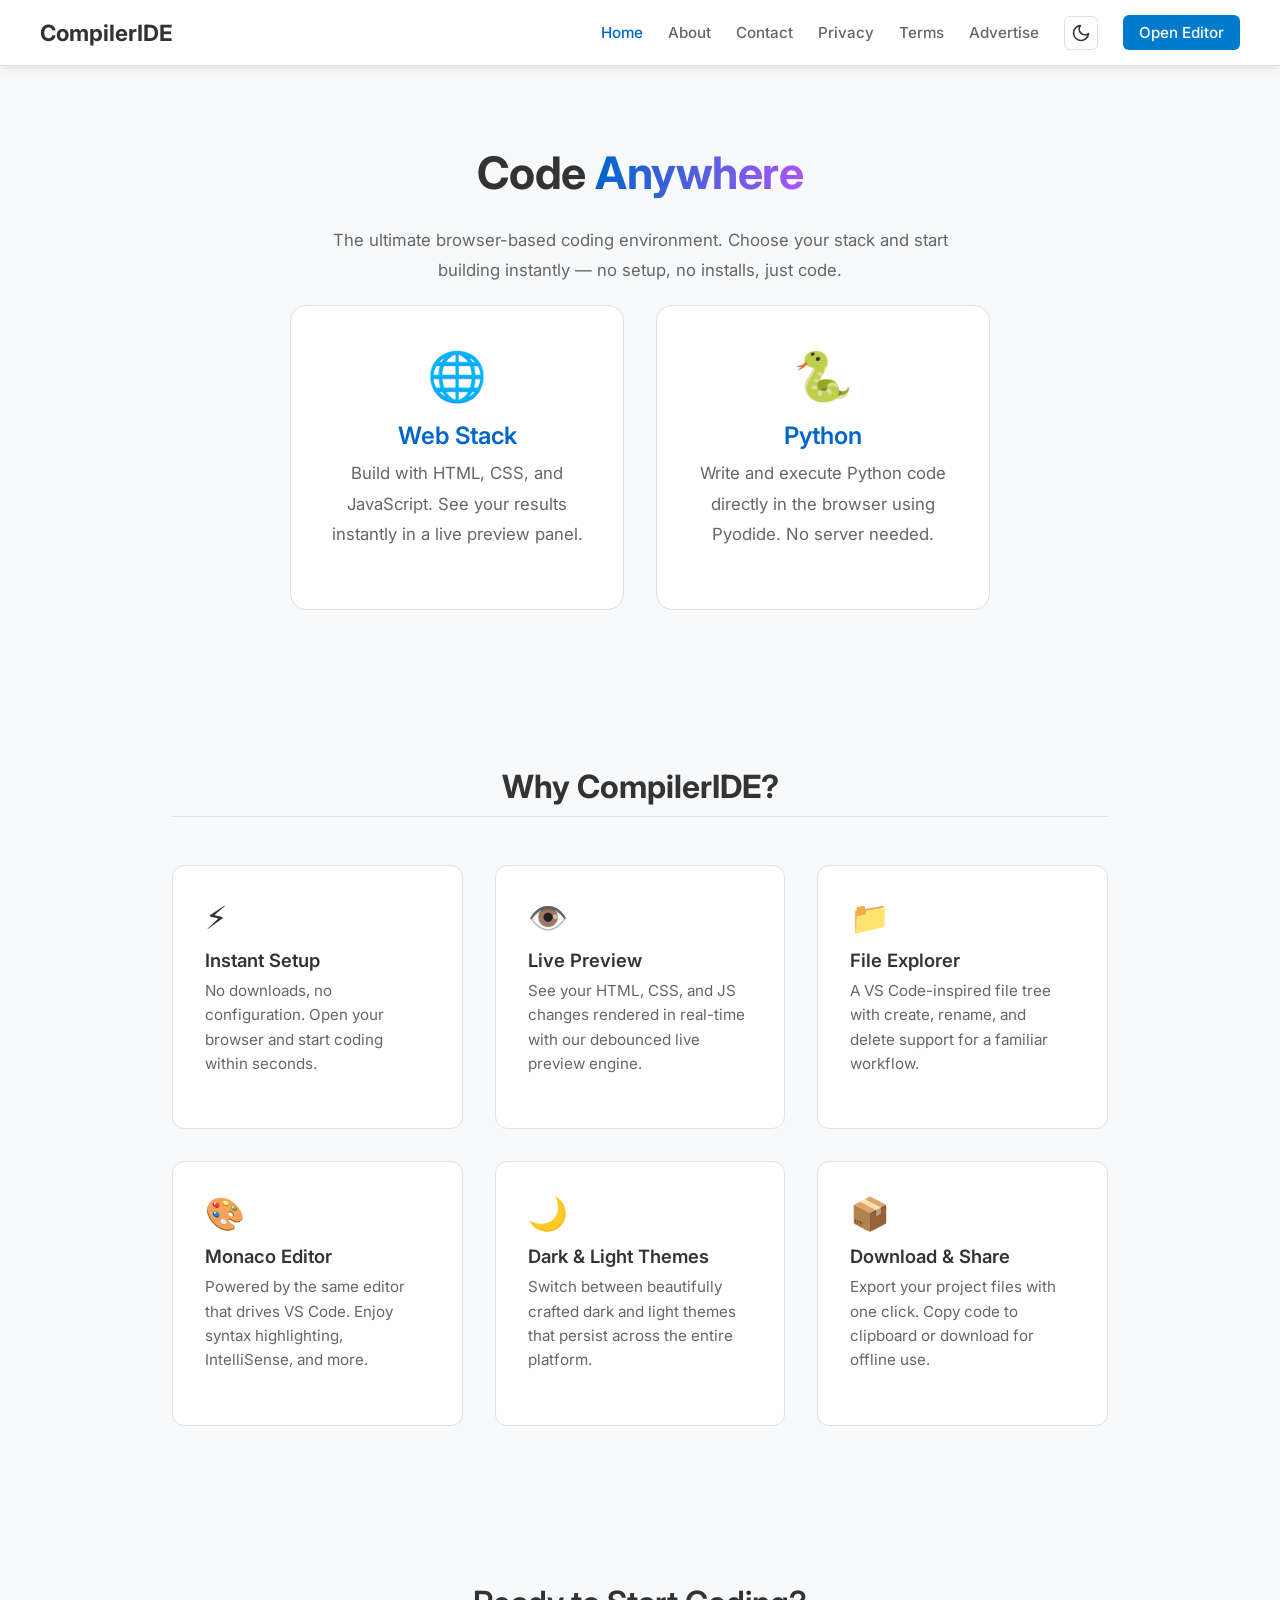
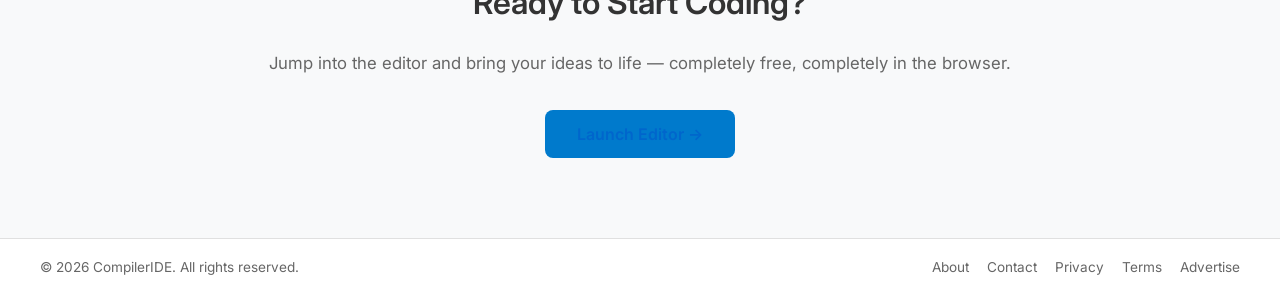
<file: frontend/index.html>
<!DOCTYPE html>
<html lang="en">

<head>
    <meta charset="UTF-8">
    <meta name="viewport" content="width=device-width, initial-scale=1.0">
    <title>Home | CompilerIDE</title>
    <meta name="description"
        content="Online Compiler Platform supporting HTML, CSS, JavaScript and Python. Code anywhere, instantly.">
    <link href="https://fonts.googleapis.com/css2?family=Inter:wght@400;500;600;700&display=swap" rel="stylesheet">
    <link rel="stylesheet" href="css/reset.css">
    <link rel="stylesheet" href="css/variables.css">
    <link rel="stylesheet" href="css/pages.css">
</head>

<body class="theme-dark page-static">
    <nav class="page-nav">
        <a href="/" class="logo menu-link">Compiler<span class="highlight">IDE</span></a>
        <div class="page-nav-links">
            <a href="/" class="menu-link active">Home</a>
            <a href="/about" class="menu-link">About</a>
            <a href="/contact" class="menu-link">Contact</a>
            <a href="/privacy" class="menu-link">Privacy</a>
            <a href="/terms" class="menu-link">Terms</a>
            <a href="/advertise" class="menu-link">Advertise</a>
            <button id="theme-toggle" class="theme-toggle-btn" title="Toggle Theme">
                <svg class="theme-icon" viewBox="0 0 24 24">
                    <path
                        d="M12 3a9 9 0 1 0 9 9c0-.46-.04-.92-.1-1.36a5.389 5.389 0 0 1-4.4 2.26 5.403 5.403 0 0 1-3.14-9.8c-.44-.06-.9-.1-1.36-.1z" />
                </svg>
            </button>
            <a href="/html-compiler" class="btn-editor menu-link">Open Editor</a>
        </div>
    </nav>

    <!-- Hero Section -->
    <div class="home-container">
        <h1 class="hero-title">Code <span class="gradient">Anywhere</span></h1>
        <p class="hero-subtitle">The ultimate browser-based coding environment. Choose your stack and start building
            instantly — no setup, no installs, just code.</p>

        <div class="compiler-cards">
            <a href="/html-compiler" class="compiler-card">
                <div class="card-icon">🌐</div>
                <h3 class="card-title">Web Stack</h3>
                <p class="card-desc">Build with HTML, CSS, and JavaScript. See your results instantly in a live preview
                    panel.</p>
            </a>
            <a href="/python-compiler" class="compiler-card">
                <div class="card-icon">🐍</div>
                <h3 class="card-title">Python</h3>
                <p class="card-desc">Write and execute Python code directly in the browser using Pyodide. No server
                    needed.</p>
            </a>
        </div>
    </div>

    <!-- Features Section -->
    <section class="features-section">
        <h2>Why <span class="gradient">CompilerIDE</span>?</h2>
        <div class="features-grid">
            <div class="feature-item">
                <div class="feature-icon">⚡</div>
                <h3>Instant Setup</h3>
                <p>No downloads, no configuration. Open your browser and start coding within seconds.</p>
            </div>
            <div class="feature-item">
                <div class="feature-icon">👁️</div>
                <h3>Live Preview</h3>
                <p>See your HTML, CSS, and JS changes rendered in real-time with our debounced live preview engine.</p>
            </div>
            <div class="feature-item">
                <div class="feature-icon">📁</div>
                <h3>File Explorer</h3>
                <p>A VS Code-inspired file tree with create, rename, and delete support for a familiar workflow.</p>
            </div>
            <div class="feature-item">
                <div class="feature-icon">🎨</div>
                <h3>Monaco Editor</h3>
                <p>Powered by the same editor that drives VS Code. Enjoy syntax highlighting, IntelliSense, and more.
                </p>
            </div>
            <div class="feature-item">
                <div class="feature-icon">🌙</div>
                <h3>Dark & Light Themes</h3>
                <p>Switch between beautifully crafted dark and light themes that persist across the entire platform.</p>
            </div>
            <div class="feature-item">
                <div class="feature-icon">📦</div>
                <h3>Download & Share</h3>
                <p>Export your project files with one click. Copy code to clipboard or download for offline use.</p>
            </div>
        </div>
    </section>

    <!-- CTA Section -->
    <section class="cta-section">
        <h2>Ready to Start Coding?</h2>
        <p>Jump into the editor and bring your ideas to life — completely free, completely in the browser.</p>
        <a href="/html-compiler" class="cta-btn">Launch Editor →</a>
    </section>

    <!-- Footer -->
    <footer class="page-footer">
        <div class="footer-left">
            <span>&copy; 2026 CompilerIDE. All rights reserved.</span>
        </div>
        <div class="footer-right">
            <a href="/about">About</a>
            <a href="/contact">Contact</a>
            <a href="/privacy">Privacy</a>
            <a href="/terms">Terms</a>
            <a href="/advertise">Advertise</a>
        </div>
    </footer>

    <script src="js/theme.js"></script>
</body>

</html>
</file>
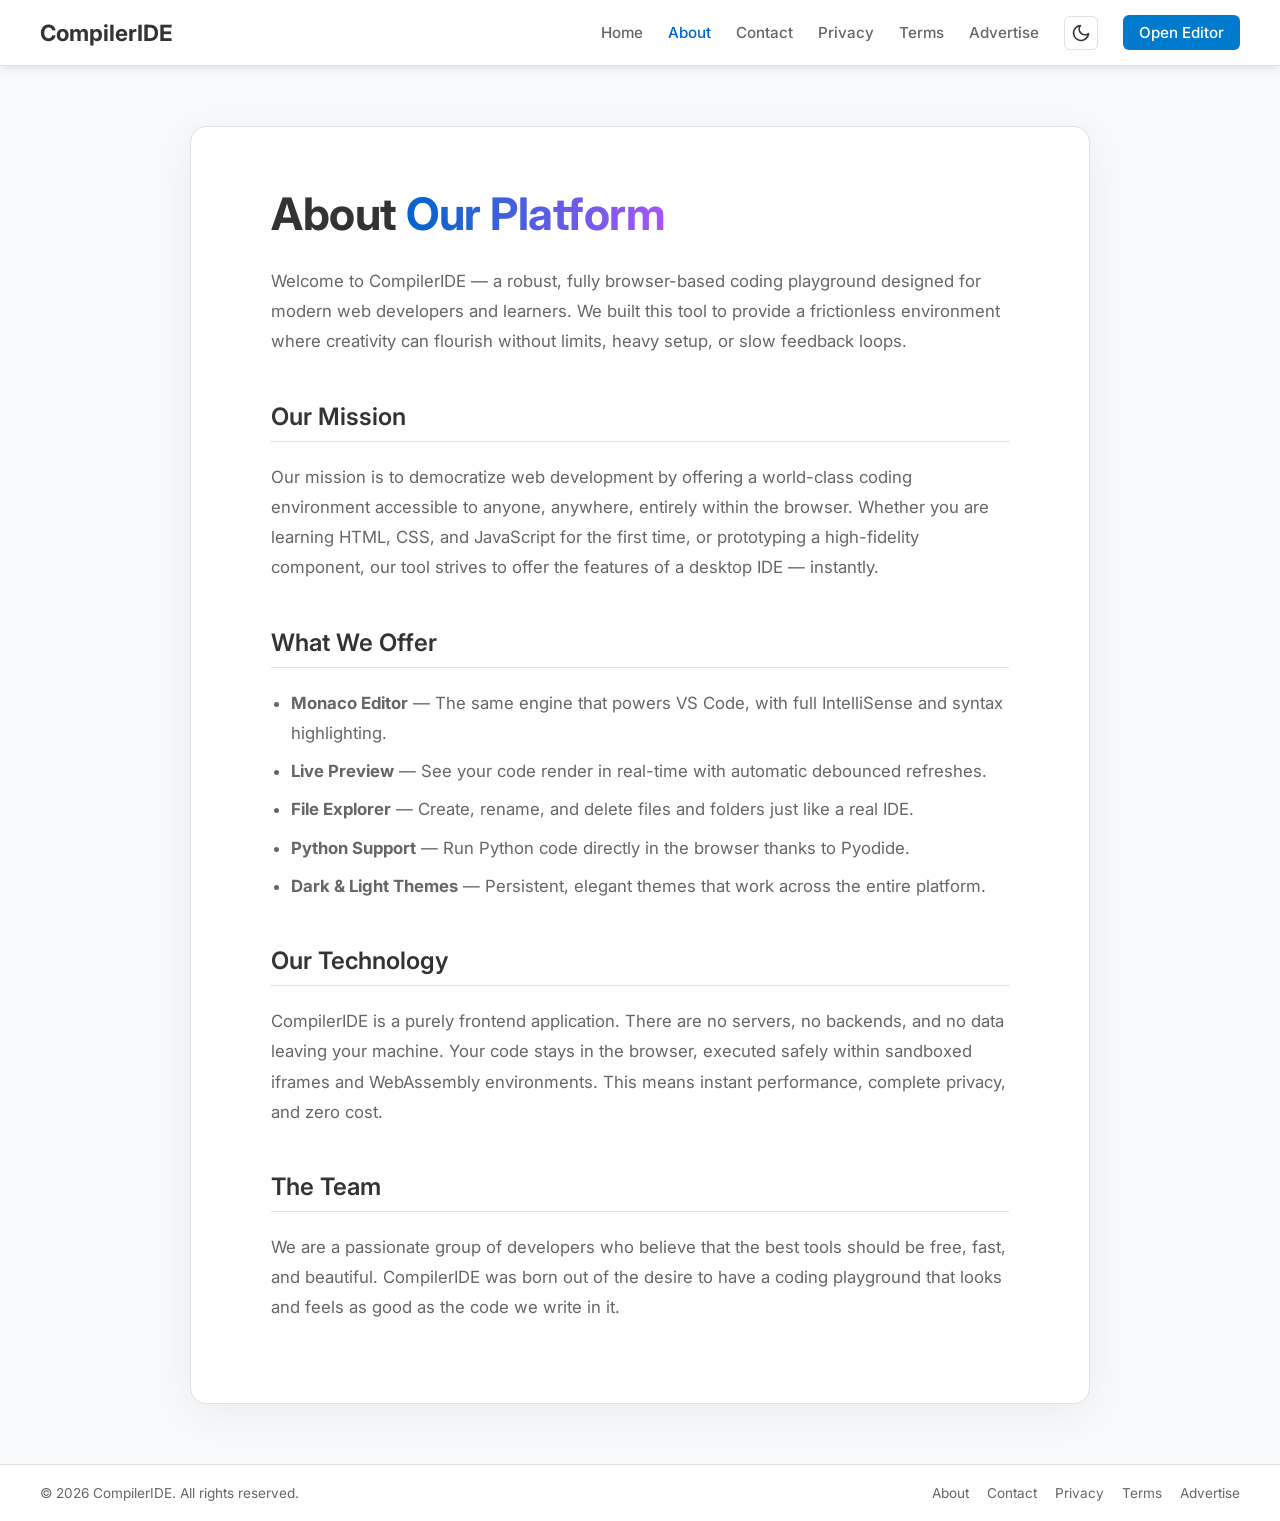
<file: frontend/about.html>
<!DOCTYPE html>
<html lang="en">

<head>
    <meta charset="UTF-8">
    <meta name="viewport" content="width=device-width, initial-scale=1.0">
    <title>About | CompilerIDE</title>
    <meta name="description" content="Learn more about CompilerIDE, the browser-based coding platform.">
    <link href="https://fonts.googleapis.com/css2?family=Inter:wght@400;500;600;700&display=swap" rel="stylesheet">
    <link rel="stylesheet" href="css/reset.css">
    <link rel="stylesheet" href="css/variables.css">
    <link rel="stylesheet" href="css/pages.css">
</head>

<body class="theme-dark page-static">
    <nav class="page-nav">
        <a href="/" class="logo menu-link">Compiler<span class="highlight">IDE</span></a>
        <div class="page-nav-links">
            <a href="/" class="menu-link">Home</a>
            <a href="/about" class="menu-link active">About</a>
            <a href="/contact" class="menu-link">Contact</a>
            <a href="/privacy" class="menu-link">Privacy</a>
            <a href="/terms" class="menu-link">Terms</a>
            <a href="/advertise" class="menu-link">Advertise</a>
            <button id="theme-toggle" class="theme-toggle-btn" title="Toggle Theme">
                <svg class="theme-icon" viewBox="0 0 24 24">
                    <path
                        d="M12 3a9 9 0 1 0 9 9c0-.46-.04-.92-.1-1.36a5.389 5.389 0 0 1-4.4 2.26 5.403 5.403 0 0 1-3.14-9.8c-.44-.06-.9-.1-1.36-.1z" />
                </svg>
            </button>
            <a href="/html-compiler" class="btn-editor menu-link">Open Editor</a>
        </div>
    </nav>

    <div class="page-container">
        <h1>About <span class="gradient">Our Platform</span></h1>
        <p>Welcome to CompilerIDE — a robust, fully browser-based coding playground designed for modern web developers
            and learners. We built this tool to provide a frictionless environment where creativity can flourish without
            limits, heavy setup, or slow feedback loops.</p>

        <h2>Our Mission</h2>
        <p>Our mission is to democratize web development by offering a world-class coding environment accessible to
            anyone, anywhere, entirely within the browser. Whether you are learning HTML, CSS, and JavaScript for the
            first time, or prototyping a high-fidelity component, our tool strives to offer the features of a desktop
            IDE — instantly.</p>

        <h2>What We Offer</h2>
        <ul>
            <li><strong>Monaco Editor</strong> — The same engine that powers VS Code, with full IntelliSense and syntax
                highlighting.</li>
            <li><strong>Live Preview</strong> — See your code render in real-time with automatic debounced refreshes.
            </li>
            <li><strong>File Explorer</strong> — Create, rename, and delete files and folders just like a real IDE.</li>
            <li><strong>Python Support</strong> — Run Python code directly in the browser thanks to Pyodide.</li>
            <li><strong>Dark & Light Themes</strong> — Persistent, elegant themes that work across the entire platform.
            </li>
        </ul>

        <h2>Our Technology</h2>
        <p>CompilerIDE is a purely frontend application. There are no servers, no backends, and no data leaving your
            machine. Your code stays in the browser, executed safely within sandboxed iframes and WebAssembly
            environments. This means instant performance, complete privacy, and zero cost.</p>

        <h2>The Team</h2>
        <p>We are a passionate group of developers who believe that the best tools should be free, fast, and beautiful.
            CompilerIDE was born out of the desire to have a coding playground that looks and feels as good as the code
            we write in it.</p>
    </div>

    <footer class="page-footer">
        <div class="footer-left">
            <span>&copy; 2026 CompilerIDE. All rights reserved.</span>
        </div>
        <div class="footer-right">
            <a href="/about">About</a>
            <a href="/contact">Contact</a>
            <a href="/privacy">Privacy</a>
            <a href="/terms">Terms</a>
            <a href="/advertise">Advertise</a>
        </div>
    </footer>

    <script src="js/theme.js"></script>
</body>

</html>
</file>
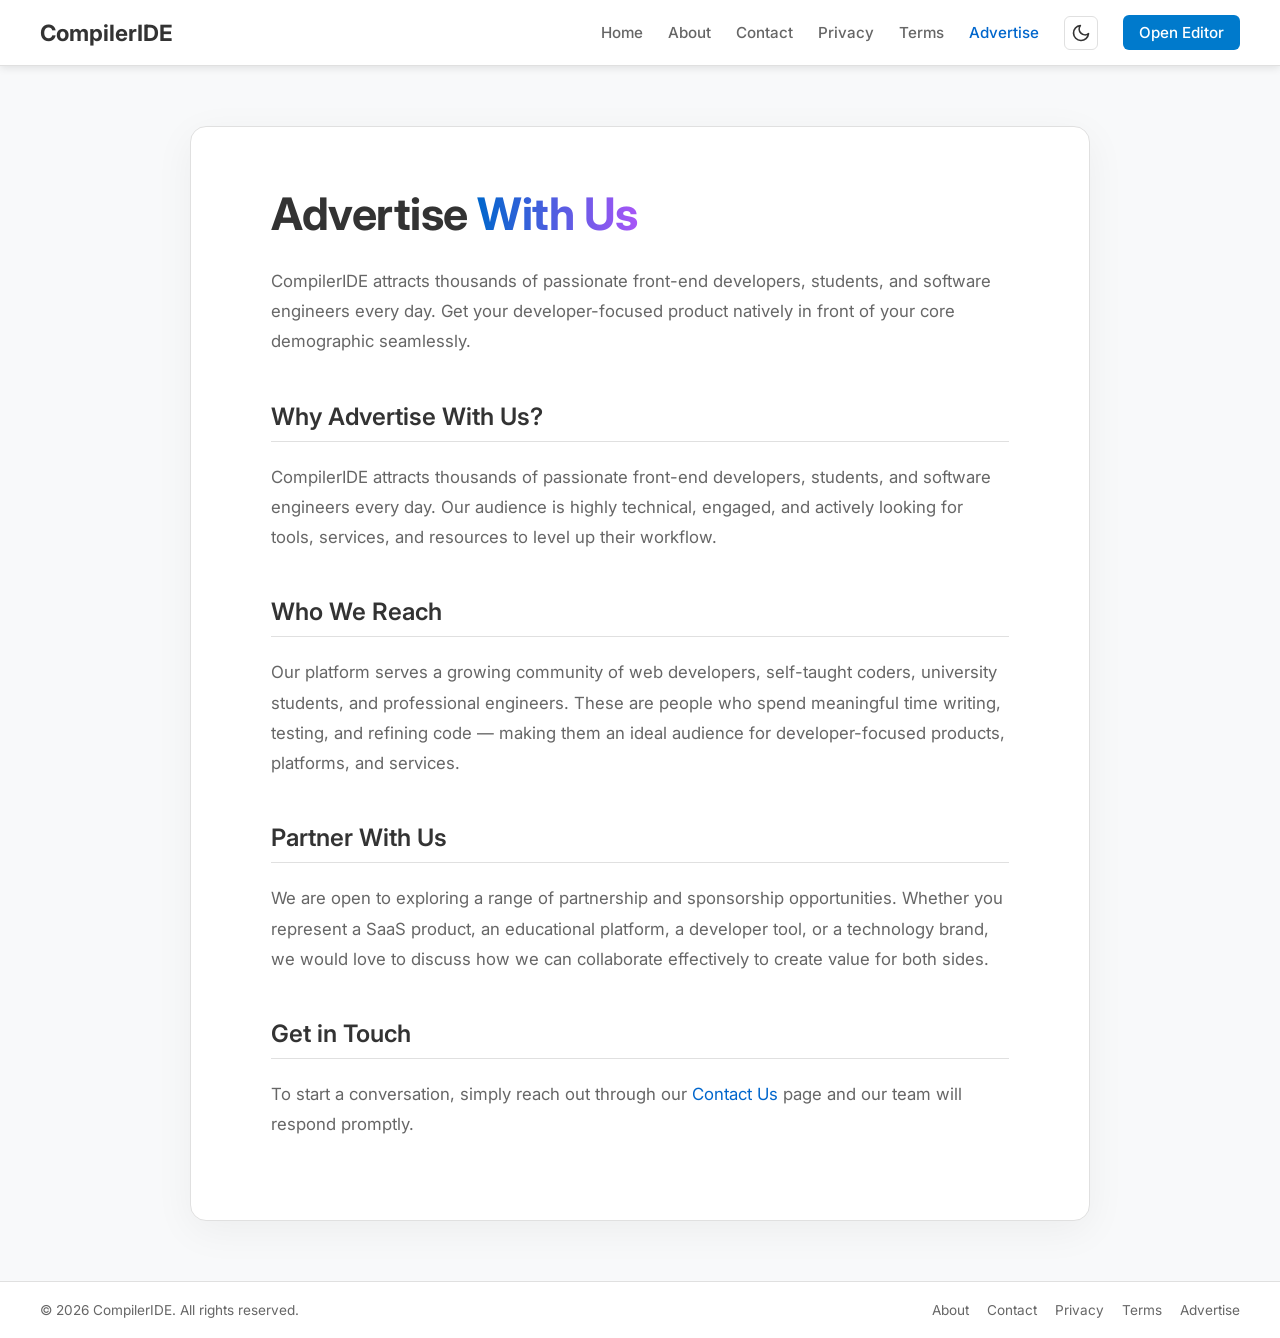
<file: frontend/advertise.html>
<!DOCTYPE html>
<html lang="en">

<head>
    <meta charset="UTF-8">
    <meta name="viewport" content="width=device-width, initial-scale=1.0">
    <title>Advertise | CompilerIDE</title>
    <link href="https://fonts.googleapis.com/css2?family=Inter:wght@400;500;600;700&display=swap" rel="stylesheet">
    <link rel="stylesheet" href="css/reset.css">
    <link rel="stylesheet" href="css/variables.css">
    <link rel="stylesheet" href="css/pages.css">
    <style>
        .packages {
            display: grid;
            grid-template-columns: repeat(auto-fit, minmax(220px, 1fr));
            gap: 25px;
            margin-top: 40px;
        }

        .package {
            padding: 30px 20px;
            border: 1px solid var(--border-color);
            border-radius: 12px;
            text-align: center;
            background-color: var(--bg-body);
            transition: transform 0.2s;
        }

        .package:hover {
            transform: translateY(-3px);
        }

        .package h3 {
            color: var(--text-base);
            margin-bottom: 10px;
            font-size: 1.3rem;
        }



        .package.featured {
            border-color: #a855f7;
            box-shadow: 0 0 15px rgba(168, 85, 247, 0.15);
            border-width: 2px;
        }

        .package.featured h3 {
            color: var(--text-highlight);
            background: linear-gradient(90deg, var(--text-highlight), #a855f7);
            -webkit-background-clip: text;
            background-clip: text;
            color: transparent;
        }
    </style>
</head>

<body class="theme-dark page-static">
    <nav class="page-nav">
        <a href="/" class="logo menu-link">Compiler<span class="highlight">IDE</span></a>
        <div class="page-nav-links">
            <a href="/" class="menu-link">Home</a>
            <a href="/about" class="menu-link">About</a>
            <a href="/contact" class="menu-link">Contact</a>
            <a href="/privacy" class="menu-link">Privacy</a>
            <a href="/terms" class="menu-link">Terms</a>
            <a href="/advertise" class="menu-link active">Advertise</a>
            <button id="theme-toggle" class="theme-toggle-btn" title="Toggle Theme">
                <svg class="theme-icon" viewBox="0 0 24 24">
                    <path
                        d="M12 3a9 9 0 1 0 9 9c0-.46-.04-.92-.1-1.36a5.389 5.389 0 0 1-4.4 2.26 5.403 5.403 0 0 1-3.14-9.8c-.44-.06-.9-.1-1.36-.1z" />
                </svg>
            </button>
            <a href="/html-compiler" class="btn-editor menu-link">Open Editor</a>
        </div>
    </nav>
    <div class="page-container">
        <h1>Advertise <span class="gradient">With Us</span></h1>
        <p>CompilerIDE attracts thousands of passionate front-end developers, students, and software engineers every
            day. Get your developer-focused product natively in front of your core demographic seamlessly.</p>

        <h2>Why Advertise With Us?</h2>
        <p>CompilerIDE attracts thousands of passionate front-end developers, students, and software engineers every
            day. Our audience is highly technical, engaged, and actively looking for tools, services, and resources to
            level up their workflow.</p>

        <h2>Who We Reach</h2>
        <p>Our platform serves a growing community of web developers, self-taught coders, university students, and
            professional engineers. These are people who spend meaningful time writing, testing, and refining code —
            making them an ideal audience for developer-focused products, platforms, and services.</p>

        <h2>Partner With Us</h2>
        <p>We are open to exploring a range of partnership and sponsorship opportunities. Whether you represent a SaaS
            product, an educational platform, a developer tool, or a technology brand, we would love to discuss how we
            can collaborate effectively to create value for both sides.</p>

        <h2>Get in Touch</h2>
        <p>To start a conversation, simply reach out through our <a href="/contact">Contact Us</a> page and our team
            will respond promptly.</p>
    </div>
    <footer class="page-footer">
        <div class="footer-left">
            <span>&copy; 2026 CompilerIDE. All rights reserved.</span>
        </div>
        <div class="footer-right">
            <a href="/about">About</a>
            <a href="/contact">Contact</a>
            <a href="/privacy">Privacy</a>
            <a href="/terms">Terms</a>
            <a href="/advertise">Advertise</a>
        </div>
    </footer>

    <script src="js/theme.js"></script>
</body>

</html>
</file>
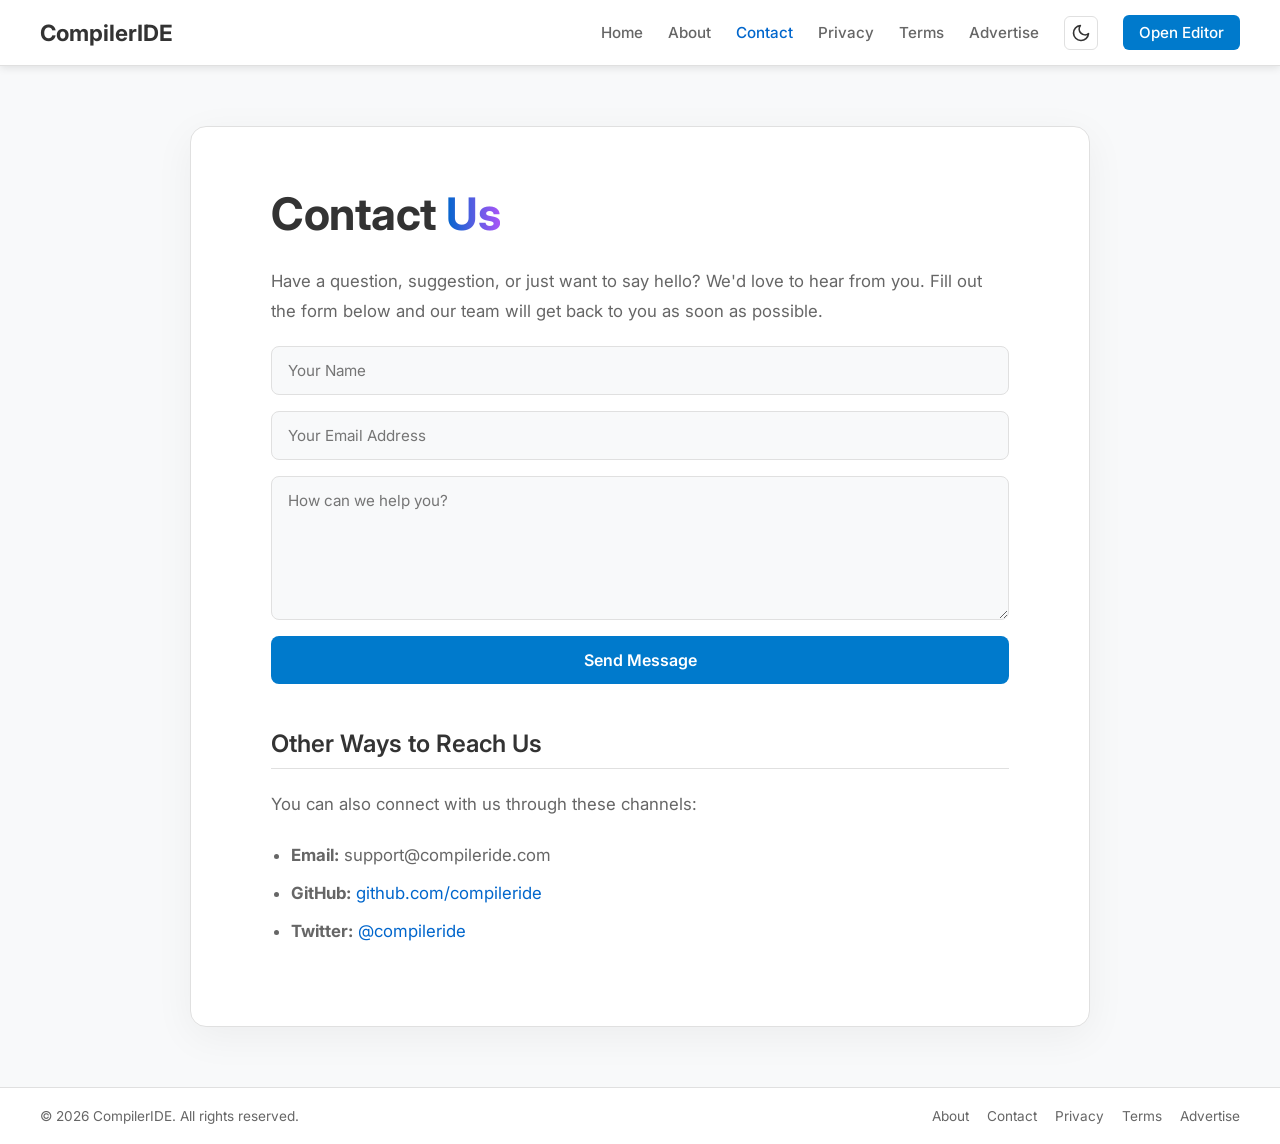
<file: frontend/contact.html>
<!DOCTYPE html>
<html lang="en">

<head>
    <meta charset="UTF-8">
    <meta name="viewport" content="width=device-width, initial-scale=1.0">
    <title>Contact | CompilerIDE</title>
    <meta name="description" content="Get in touch with the CompilerIDE team.">
    <link href="https://fonts.googleapis.com/css2?family=Inter:wght@400;500;600;700&display=swap" rel="stylesheet">
    <link rel="stylesheet" href="css/reset.css">
    <link rel="stylesheet" href="css/variables.css">
    <link rel="stylesheet" href="css/pages.css">
</head>

<body class="theme-dark page-static">
    <nav class="page-nav">
        <a href="/" class="logo menu-link">Compiler<span class="highlight">IDE</span></a>
        <div class="page-nav-links">
            <a href="/" class="menu-link">Home</a>
            <a href="/about" class="menu-link">About</a>
            <a href="/contact" class="menu-link active">Contact</a>
            <a href="/privacy" class="menu-link">Privacy</a>
            <a href="/terms" class="menu-link">Terms</a>
            <a href="/advertise" class="menu-link">Advertise</a>
            <button id="theme-toggle" class="theme-toggle-btn" title="Toggle Theme">
                <svg class="theme-icon" viewBox="0 0 24 24">
                    <path
                        d="M12 3a9 9 0 1 0 9 9c0-.46-.04-.92-.1-1.36a5.389 5.389 0 0 1-4.4 2.26 5.403 5.403 0 0 1-3.14-9.8c-.44-.06-.9-.1-1.36-.1z" />
                </svg>
            </button>
            <a href="/html-compiler" class="btn-editor menu-link">Open Editor</a>
        </div>
    </nav>

    <div class="page-container">
        <h1>Contact <span class="gradient">Us</span></h1>
        <p>Have a question, suggestion, or just want to say hello? We'd love to hear from you. Fill out the form below
            and our team will get back to you as soon as possible.</p>

        <form class="contact-form"
            onsubmit="event.preventDefault(); alert('Message sent successfully! (This is a frontend demo)'); this.reset();">
            <input type="text" placeholder="Your Name" required>
            <input type="email" placeholder="Your Email Address" required>
            <textarea rows="6" placeholder="How can we help you?" required></textarea>
            <button type="submit">Send Message</button>
        </form>

        <h2>Other Ways to Reach Us</h2>
        <p>You can also connect with us through these channels:</p>
        <ul>
            <li><strong>Email:</strong> support@compileride.com</li>
            <li><strong>GitHub:</strong> <a href="#">github.com/compileride</a></li>
            <li><strong>Twitter:</strong> <a href="#">@compileride</a></li>
        </ul>
    </div>

    <footer class="page-footer">
        <div class="footer-left">
            <span>&copy; 2026 CompilerIDE. All rights reserved.</span>
        </div>
        <div class="footer-right">
            <a href="/about">About</a>
            <a href="/contact">Contact</a>
            <a href="/privacy">Privacy</a>
            <a href="/terms">Terms</a>
            <a href="/advertise">Advertise</a>
        </div>
    </footer>

    <script src="js/theme.js"></script>
</body>

</html>
</file>
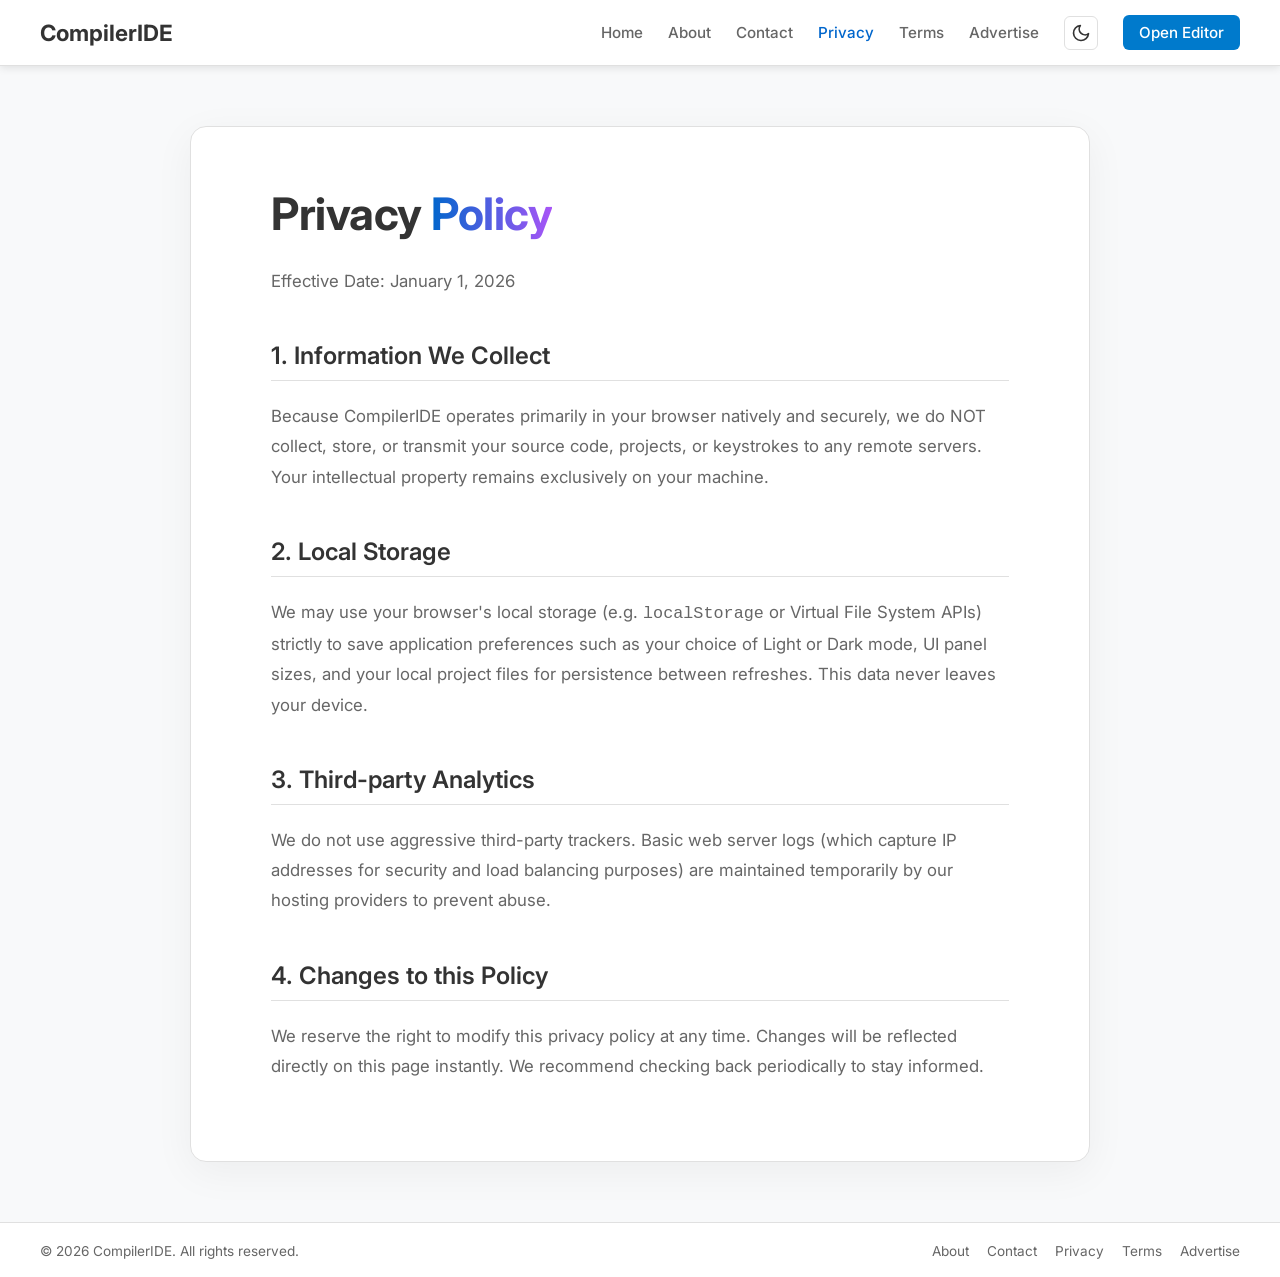
<file: frontend/privacy.html>
<!DOCTYPE html>
<html lang="en">

<head>
    <meta charset="UTF-8">
    <meta name="viewport" content="width=device-width, initial-scale=1.0">
    <title>Privacy | CompilerIDE</title>
    <link href="https://fonts.googleapis.com/css2?family=Inter:wght@400;500;600;700&display=swap" rel="stylesheet">
    <link rel="stylesheet" href="css/reset.css">
    <link rel="stylesheet" href="css/variables.css">
    <link rel="stylesheet" href="css/pages.css">
</head>

<body class="theme-dark page-static">
    <nav class="page-nav">
        <a href="/" class="logo menu-link">Compiler<span class="highlight">IDE</span></a>
        <div class="page-nav-links">
            <a href="/" class="menu-link">Home</a>
            <a href="/about" class="menu-link">About</a>
            <a href="/contact" class="menu-link">Contact</a>
            <a href="/privacy" class="menu-link active">Privacy</a>
            <a href="/terms" class="menu-link">Terms</a>
            <a href="/advertise" class="menu-link">Advertise</a>
            <button id="theme-toggle" class="theme-toggle-btn" title="Toggle Theme">
                <svg class="theme-icon" viewBox="0 0 24 24">
                    <path
                        d="M12 3a9 9 0 1 0 9 9c0-.46-.04-.92-.1-1.36a5.389 5.389 0 0 1-4.4 2.26 5.403 5.403 0 0 1-3.14-9.8c-.44-.06-.9-.1-1.36-.1z" />
                </svg>
            </button>
            <a href="/html-compiler" class="btn-editor menu-link">Open Editor</a>
        </div>
    </nav>
    <div class="page-container">
        <h1>Privacy <span class="gradient">Policy</span></h1>
        <p>Effective Date: January 1, 2026</p>

        <h2>1. Information We Collect</h2>
        <p>Because CompilerIDE operates primarily in your browser natively and securely, we do NOT collect, store, or
            transmit your source code, projects, or keystrokes to any remote servers. Your intellectual property remains
            exclusively on your machine.</p>

        <h2>2. Local Storage</h2>
        <p>We may use your browser's local storage (e.g. <code>localStorage</code> or Virtual File System APIs) strictly
            to save application preferences such as your choice of Light or Dark mode, UI panel sizes, and your local
            project files for persistence between refreshes. This data never leaves your device.</p>

        <h2>3. Third-party Analytics</h2>
        <p>We do not use aggressive third-party trackers. Basic web server logs (which capture IP addresses for security
            and load balancing purposes) are maintained temporarily by our hosting providers to prevent abuse.</p>

        <h2>4. Changes to this Policy</h2>
        <p>We reserve the right to modify this privacy policy at any time. Changes will be reflected directly on this
            page instantly. We recommend checking back periodically to stay informed.</p>
    </div>
    <footer class="page-footer">
        <div class="footer-left">
            <span>&copy; 2026 CompilerIDE. All rights reserved.</span>
        </div>
        <div class="footer-right">
            <a href="/about">About</a>
            <a href="/contact">Contact</a>
            <a href="/privacy">Privacy</a>
            <a href="/terms">Terms</a>
            <a href="/advertise">Advertise</a>
        </div>
    </footer>

    <script src="js/theme.js"></script>
</body>

</html>
</file>
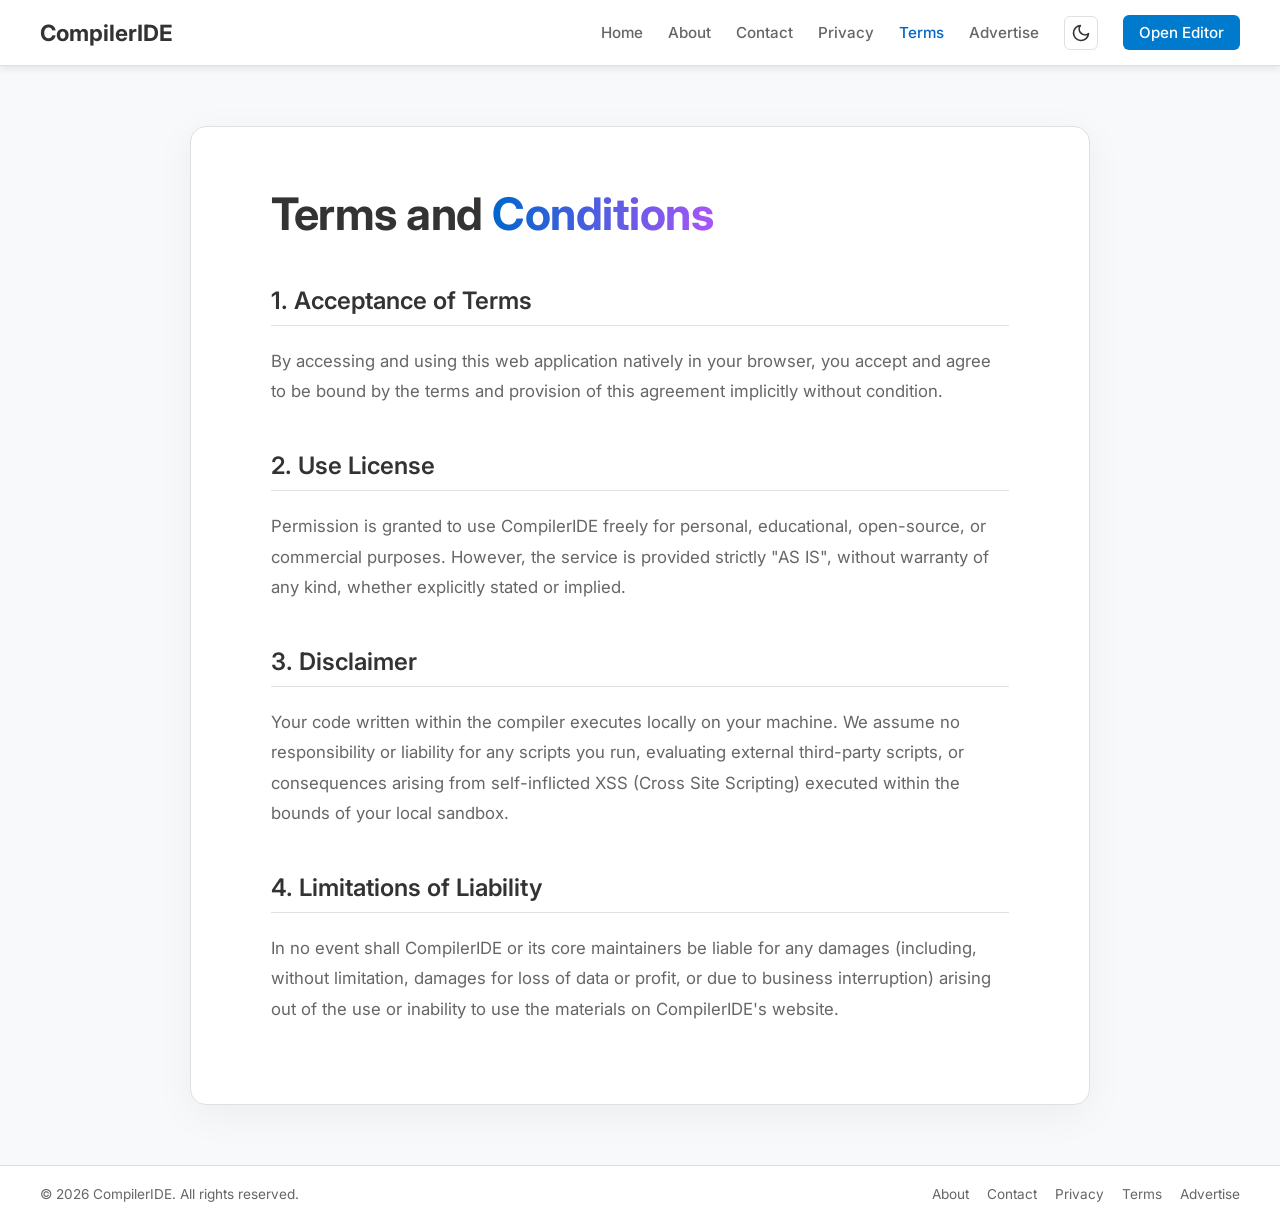
<file: frontend/terms.html>
<!DOCTYPE html>
<html lang="en">

<head>
    <meta charset="UTF-8">
    <meta name="viewport" content="width=device-width, initial-scale=1.0">
    <title>Terms | CompilerIDE</title>
    <link href="https://fonts.googleapis.com/css2?family=Inter:wght@400;500;600;700&display=swap" rel="stylesheet">
    <link rel="stylesheet" href="css/reset.css">
    <link rel="stylesheet" href="css/variables.css">
    <link rel="stylesheet" href="css/pages.css">
</head>

<body class="theme-dark page-static">
    <nav class="page-nav">
        <a href="/" class="logo menu-link">Compiler<span class="highlight">IDE</span></a>
        <div class="page-nav-links">
            <a href="/" class="menu-link">Home</a>
            <a href="/about" class="menu-link">About</a>
            <a href="/contact" class="menu-link">Contact</a>
            <a href="/privacy" class="menu-link">Privacy</a>
            <a href="/terms" class="menu-link active">Terms</a>
            <a href="/advertise" class="menu-link">Advertise</a>
            <button id="theme-toggle" class="theme-toggle-btn" title="Toggle Theme">
                <svg class="theme-icon" viewBox="0 0 24 24">
                    <path
                        d="M12 3a9 9 0 1 0 9 9c0-.46-.04-.92-.1-1.36a5.389 5.389 0 0 1-4.4 2.26 5.403 5.403 0 0 1-3.14-9.8c-.44-.06-.9-.1-1.36-.1z" />
                </svg>
            </button>
            <a href="/html-compiler" class="btn-editor menu-link">Open Editor</a>
        </div>
    </nav>
    <div class="page-container">
        <h1>Terms and <span class="gradient">Conditions</span></h1>

        <h2>1. Acceptance of Terms</h2>
        <p>By accessing and using this web application natively in your browser, you accept and agree to be bound by the
            terms and provision of this agreement implicitly without condition.</p>

        <h2>2. Use License</h2>
        <p>Permission is granted to use CompilerIDE freely for personal, educational, open-source, or commercial
            purposes. However, the service is provided strictly "AS IS", without warranty of any kind, whether
            explicitly stated or implied.</p>

        <h2>3. Disclaimer</h2>
        <p>Your code written within the compiler executes locally on your machine. We assume no responsibility or
            liability for any scripts you run, evaluating external third-party scripts, or consequences arising from
            self-inflicted XSS (Cross Site Scripting) executed within the bounds of your local sandbox.</p>

        <h2>4. Limitations of Liability</h2>
        <p>In no event shall CompilerIDE or its core maintainers be liable for any damages (including, without
            limitation, damages for loss of data or profit, or due to business interruption) arising out of the use or
            inability to use the materials on CompilerIDE's website.</p>
    </div>
    <footer class="page-footer">
        <div class="footer-left">
            <span>&copy; 2026 CompilerIDE. All rights reserved.</span>
        </div>
        <div class="footer-right">
            <a href="/about">About</a>
            <a href="/contact">Contact</a>
            <a href="/privacy">Privacy</a>
            <a href="/terms">Terms</a>
            <a href="/advertise">Advertise</a>
        </div>
    </footer>

    <script src="js/theme.js"></script>
</body>

</html>
</file>
<file: frontend/css/variables.css>
:root {
    --font-primary: 'Inter', system-ui, -apple-system, BlinkMacSystemFont, "Segoe UI", Roboto, sans-serif;
    --font-mono: 'Fira Code', 'Consolas', 'Courier New', monospace;
    --resizer-size: 6px;
    --header-height: 55px;

    /* Animation Tokens */
    --transition-fast: 0.2s ease;
}

/* Dark Theme */
.theme-dark {
    --bg-body: #1e1e1e;
    --bg-header: #252526;
    --bg-panel: #1e1e1e;
    --bg-console: #1e1e1e;
    --border-color: #333333;

    --text-base: #cccccc;
    --text-muted: #888888;
    --text-highlight: #4daafc;
    --text-error: #f48771;
    --text-warn: #cca700;
    --text-info: #75beff;
    --text-success: #89d185;

    --resizer-bg: #333333;
    --resizer-hover: #007acc;

    --btn-bg: #3a3d41;
    --btn-bg-hover: #4d5157;
    --btn-text: #cccccc;
    --btn-primary-bg: #0e639c;
    --btn-primary-hover: #1177bb;
    --btn-danger-bg: #c0392b;
    --btn-danger-hover: #d35400;

    --tab-bg: #2d2d2d;
    --tab-active-bg: #1e1e1e;
    --tab-border: #007acc;
    --tab-hover-bg: #333333;
}

/* Light Theme */
.theme-light {
    --bg-body: #f8f9fa;
    --bg-header: #ffffff;
    --bg-panel: #ffffff;
    --bg-console: #ffffff;
    --border-color: #e0e0e0;

    --text-base: #333333;
    --text-muted: #666666;
    --text-highlight: #0066cc;
    --text-error: #cc0000;
    --text-warn: #b8860b;
    --text-info: #005c99;
    --text-success: #107c10;

    --resizer-bg: #e0e0e0;
    --resizer-hover: #007acc;

    --btn-bg: #f0f0f0;
    --btn-bg-hover: #e4e4e4;
    --btn-text: #333333;
    --btn-primary-bg: #007acc;
    --btn-primary-hover: #005999;
    --btn-danger-bg: #e74c3c;
    --btn-danger-hover: #c0392b;

    --tab-bg: #f3f3f3;
    --tab-active-bg: #ffffff;
    --tab-border: #007acc;
    --tab-hover-bg: #ebebeb;
}
</file>
<file: frontend/css/pages.css>
body.page-static {
    background-color: var(--bg-body);
    color: var(--text-base);
    min-height: 100vh;
    display: flex;
    flex-direction: column;
    font-family: var(--font-primary);
    margin: 0;
    padding: 0;
    overflow-y: auto !important;
}

/* ===== Page Navigation ===== */
.page-nav {
    width: 100%;
    background-color: var(--bg-header);
    border-bottom: 1px solid var(--border-color);
    padding: 15px 40px;
    display: flex;
    justify-content: space-between;
    align-items: center;
    position: sticky;
    top: 0;
    z-index: 100;
    box-shadow: 0 2px 8px rgba(0, 0, 0, 0.1);
    box-sizing: border-box;
}

.page-nav .logo {
    text-decoration: none;
    font-weight: 700;
    font-size: 1.4rem;
    color: var(--text-base);
}

.page-nav-links {
    display: flex;
    gap: 25px;
    align-items: center;
}

.page-nav-links a,
.page-nav-links .menu-link {
    color: var(--text-muted);
    text-decoration: none;
    font-size: 0.95rem;
    font-weight: 500;
    transition: color var(--transition-fast);
}

.page-nav-links a:hover,
.page-nav-links a.active {
    color: var(--text-highlight);
}

.page-nav-links .btn-editor {
    background: var(--btn-primary-bg);
    color: #fff;
    padding: 8px 16px;
    border-radius: 6px;
}

.page-nav-links .btn-editor:hover {
    background: var(--btn-primary-hover);
    color: #fff;
}

/* Theme Toggle Button */
.theme-toggle-btn {
    background: none;
    border: 1px solid var(--border-color);
    color: var(--text-base);
    cursor: pointer;
    padding: 6px;
    display: flex;
    align-items: center;
    justify-content: center;
    border-radius: 6px;
    transition: background var(--transition-fast);
}

.theme-toggle-btn:hover {
    background: var(--btn-bg);
}

.theme-icon {
    width: 18px;
    height: 18px;
    fill: currentColor;
}

/* ===== Page Container ===== */
.page-container {
    width: 100%;
    max-width: 900px;
    margin: 60px auto;
    background-color: var(--bg-panel);
    padding: 60px 80px;
    border-radius: 16px;
    border: 1px solid var(--border-color);
    box-shadow: 0 10px 40px rgba(0, 0, 0, 0.15);
}

.theme-light .page-container {
    box-shadow: 0 10px 40px rgba(0, 0, 0, 0.05);
}

/* ===== Text & Headers ===== */
.page-static h1 {
    margin-bottom: 25px;
    color: var(--text-base);
    font-size: 2.8rem;
    letter-spacing: -0.5px;
    font-weight: 700;
}

.page-static h1 .gradient {
    background: linear-gradient(90deg, var(--text-highlight), #a855f7);
    -webkit-background-clip: text;
    background-clip: text;
    color: transparent;
    display: inline-block;
}

.page-static h2 {
    margin-top: 45px;
    margin-bottom: 20px;
    font-size: 1.5rem;
    color: var(--text-base);
    font-weight: 600;
    border-bottom: 1px solid var(--border-color);
    padding-bottom: 10px;
}

.page-static p,
.page-static ul {
    line-height: 1.8;
    margin-bottom: 20px;
    color: var(--text-muted);
    font-size: 1.05rem;
}

.page-static ul {
    padding-left: 20px;
}

.page-static li {
    margin-bottom: 8px;
}

.page-static a:not(.logo, .btn-editor, .menu-link) {
    color: var(--text-highlight);
    text-decoration: none;
}

.page-static a:not(.logo, .btn-editor, .menu-link):hover {
    text-decoration: underline;
}

/* ===== Homepage Hero ===== */
.home-container {
    display: flex;
    flex-direction: column;
    align-items: center;
    justify-content: center;
    text-align: center;
    padding: 5rem 2rem 3rem;
    flex: 1;
}

.hero-title {
    font-size: 3.8rem;
    margin-bottom: 1rem;
    color: var(--text-base);
    letter-spacing: -1px;
    font-weight: 700;
}

.hero-subtitle {
    font-size: 1.2rem;
    color: var(--text-muted);
    max-width: 620px;
    margin-bottom: 3rem;
    line-height: 1.7;
}

/* ===== Compiler Tool Cards ===== */
.compiler-cards {
    display: grid;
    grid-template-columns: repeat(auto-fit, minmax(280px, 1fr));
    gap: 2rem;
    width: 100%;
    max-width: 700px;
}

.compiler-card {
    background: var(--bg-panel);
    border: 1px solid var(--border-color);
    border-radius: 16px;
    padding: 2.5rem 2rem;
    text-align: center;
    text-decoration: none;
    color: var(--text-primary);
    transition: border-color 0.3s ease, box-shadow 0.3s ease;
}

.compiler-card:hover {
    border-color: var(--text-highlight);
    box-shadow: 0 0 20px rgba(77, 170, 252, 0.1);
}

.card-icon {
    font-size: 3rem;
    margin-bottom: 1rem;
}

.card-title {
    font-size: 1.5rem;
    font-weight: 600;
    margin-bottom: 0.5rem;
    color: var(--text-highlight);
}

.card-desc {
    color: var(--text-muted);
    font-size: 0.95rem;
    line-height: 1.5;
}

/* ===== Features Section ===== */
.features-section {
    width: 100%;
    max-width: 1000px;
    margin: 0 auto;
    padding: 4rem 2rem;
}

.features-section h2 {
    text-align: center;
    font-size: 2rem;
    font-weight: 700;
    color: var(--text-base);
    margin-bottom: 3rem;
}

.features-grid {
    display: grid;
    grid-template-columns: repeat(auto-fit, minmax(260px, 1fr));
    gap: 2rem;
}

.feature-item {
    background: var(--bg-panel);
    border: 1px solid var(--border-color);
    border-radius: 12px;
    padding: 2rem;
}

.feature-icon {
    font-size: 2rem;
    margin-bottom: 0.75rem;
}

.feature-item h3 {
    font-size: 1.15rem;
    font-weight: 600;
    color: var(--text-base);
    margin-bottom: 0.5rem;
}

.feature-item p {
    color: var(--text-muted);
    font-size: 0.95rem;
    line-height: 1.6;
}

/* ===== CTA Section ===== */
.cta-section {
    text-align: center;
    padding: 3rem 2rem 5rem;
}

.cta-section h2 {
    font-size: 2rem;
    margin-bottom: 1rem;
    color: var(--text-base);
    border: none;
}

.cta-section p {
    color: var(--text-muted);
    margin-bottom: 2rem;
    font-size: 1.05rem;
}

.cta-btn {
    display: inline-block;
    padding: 14px 32px;
    background: var(--btn-primary-bg);
    color: #fff;
    text-decoration: none;
    border-radius: 8px;
    font-weight: 600;
    font-size: 1rem;
    transition: background 0.3s ease;
}

.cta-btn:hover {
    background: var(--btn-primary-hover);
    color: #fff;
}

/* ===== Contact Form ===== */
.contact-form {
    display: flex;
    flex-direction: column;
    gap: 16px;
}

.contact-form input,
.contact-form textarea {
    width: 100%;
    padding: 14px 16px;
    background: var(--bg-body);
    border: 1px solid var(--border-color);
    border-radius: 8px;
    color: var(--text-base);
    font-family: var(--font-primary);
    font-size: 0.95rem;
    outline: none;
    transition: border-color 0.3s ease;
    box-sizing: border-box;
}

.contact-form input:focus,
.contact-form textarea:focus {
    border-color: var(--text-highlight);
}

.contact-form button {
    padding: 14px 28px;
    background: var(--btn-primary-bg);
    color: #fff;
    border: none;
    border-radius: 8px;
    font-size: 1rem;
    font-weight: 600;
    cursor: pointer;
    transition: background 0.3s ease;
    font-family: var(--font-primary);
}

.contact-form button:hover {
    background: var(--btn-primary-hover);
}

/* ===== Global Page Footer ===== */
.page-footer {
    width: 100%;
    padding: 20px 40px;
    background: var(--bg-header);
    border-top: 1px solid var(--border-color);
    display: flex;
    justify-content: space-between;
    align-items: center;
    margin-top: auto;
    box-sizing: border-box;
}

.page-footer .footer-left {
    color: var(--text-muted);
    font-size: 0.85rem;
}

.page-footer .footer-right {
    display: flex;
    gap: 18px;
}

.page-footer .footer-right a {
    color: var(--text-muted);
    text-decoration: none;
    font-size: 0.85rem;
    transition: color var(--transition-fast);
}

.page-footer .footer-right a:hover {
    color: var(--text-highlight);
}

/* ===== Responsive ===== */
@media (max-width: 768px) {
    .page-nav {
        flex-direction: column;
        padding: 15px 20px;
        gap: 15px;
    }

    .page-nav-links {
        flex-wrap: wrap;
        justify-content: center;
        gap: 15px;
    }

    .page-container {
        margin: 20px;
        padding: 40px 30px;
        max-width: calc(100% - 40px);
    }

    .page-static h1 {
        font-size: 2.2rem;
    }

    .hero-title {
        font-size: 2.5rem;
    }

    .features-grid {
        grid-template-columns: 1fr;
    }

    .page-footer {
        flex-direction: column;
        gap: 10px;
        text-align: center;
        padding: 15px 20px;
    }

    .page-footer .footer-right {
        flex-wrap: wrap;
        justify-content: center;
    }
}
</file>
